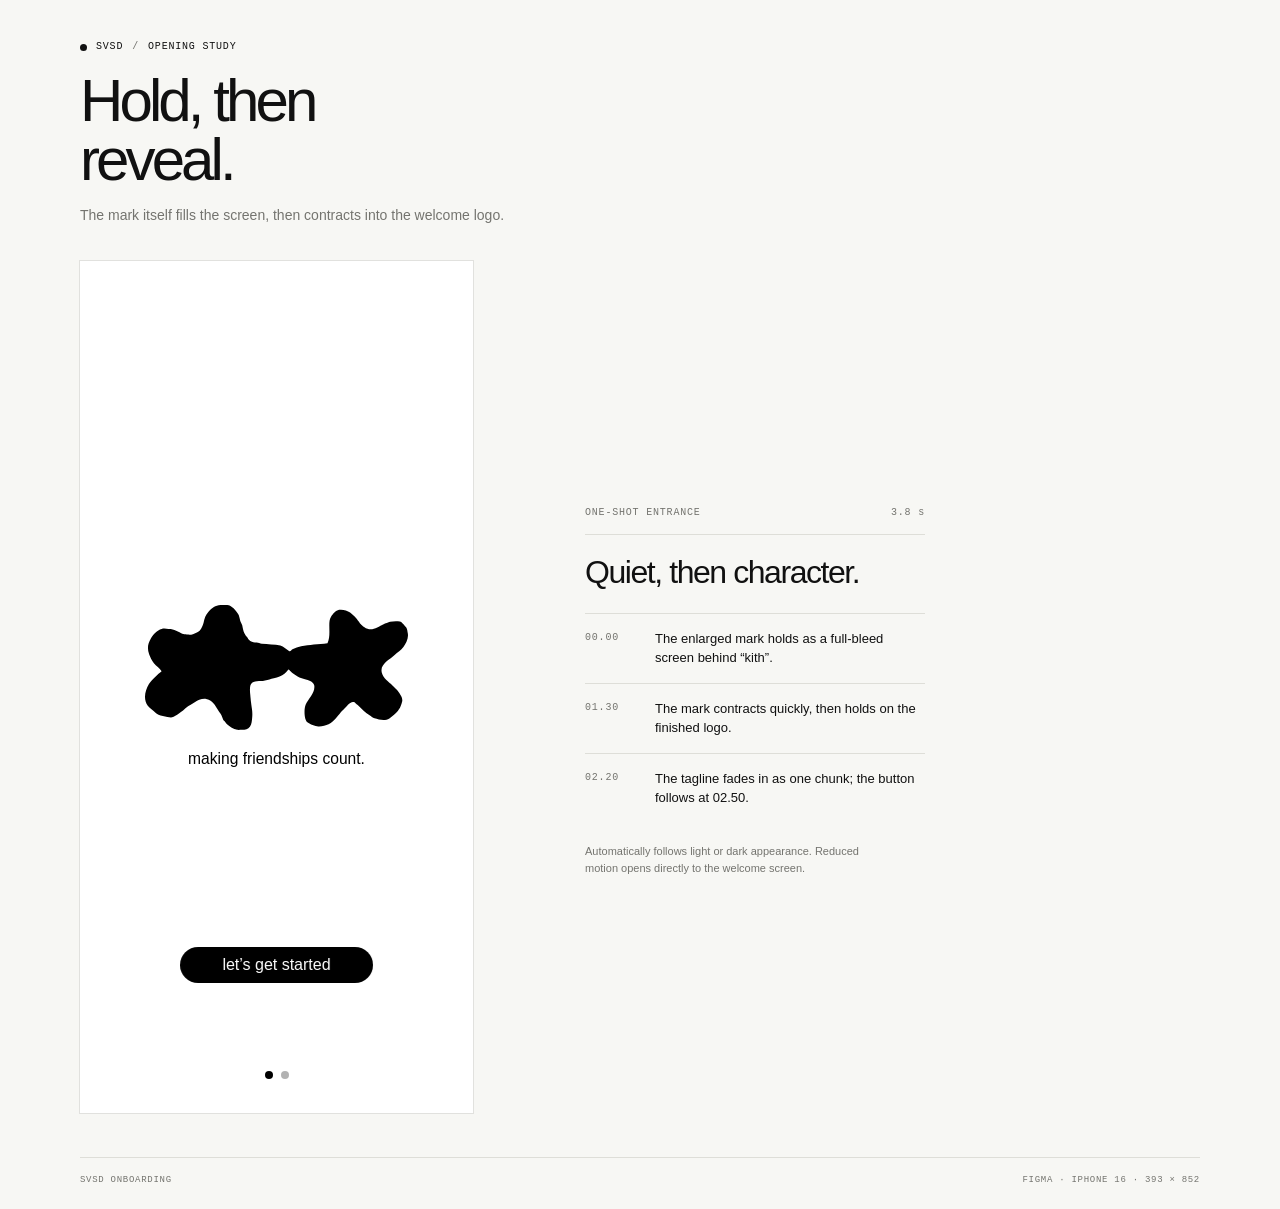
<file: micro-interactions/index.html>
<!doctype html>
<html lang="en">
<head>
  <meta charset="utf-8">
  <meta name="viewport" content="width=device-width, initial-scale=1">
  <meta name="theme-color" content="#f7f7f4">
  <title>SVSD — Opening transition</title>
  <link rel="stylesheet" href="styles.css">
</head>
<body>
  <main class="layout">
    <header class="intro">
      <p class="eyebrow"><span class="status-dot"></span> SVSD <span class="slash">/</span> OPENING STUDY</p>
      <h1>Hold, then<br>reveal.</h1>
      <p class="lede">The mark itself fills the screen, then contracts into the welcome logo.</p>
    </header>

    <section class="demo" aria-label="Automatic app opening animation">
      <div class="phone">
        <div class="home-screen">
          <img class="home-logo" src="assets/svsd-logo.svg" alt="SVSD logo">
          <p class="tagline">making friendships count.</p>
          <div class="start-button"><span>let’s get started</span></div>
          <div class="page-control" aria-hidden="true"><span class="dot active"></span><span class="dot"></span></div>
        </div>
        <div class="opening" aria-hidden="true">
          <p class="wordmark">kith</p>
        </div>
      </div>

      <aside class="notes">
        <p class="note-label">ONE-SHOT ENTRANCE <span>3.8 s</span></p>
        <h2>Quiet, then character.</h2>
        <ol class="sequence">
          <li><span>00.00</span><p>The enlarged mark holds as a full-bleed screen behind “kith”.</p></li>
          <li><span>01.30</span><p>The mark contracts quickly, then holds on the finished logo.</p></li>
          <li><span>02.20</span><p>The tagline fades in as one chunk; the button follows at 02.50.</p></li>
        </ol>
        <p class="theme-note">Automatically follows light or dark appearance. Reduced motion opens directly to the welcome screen.</p>
      </aside>
    </section>

    <footer><span>SVSD ONBOARDING</span><span>FIGMA · IPHONE 16 · 393 × 852</span></footer>
  </main>
</body>
</html>
</file>
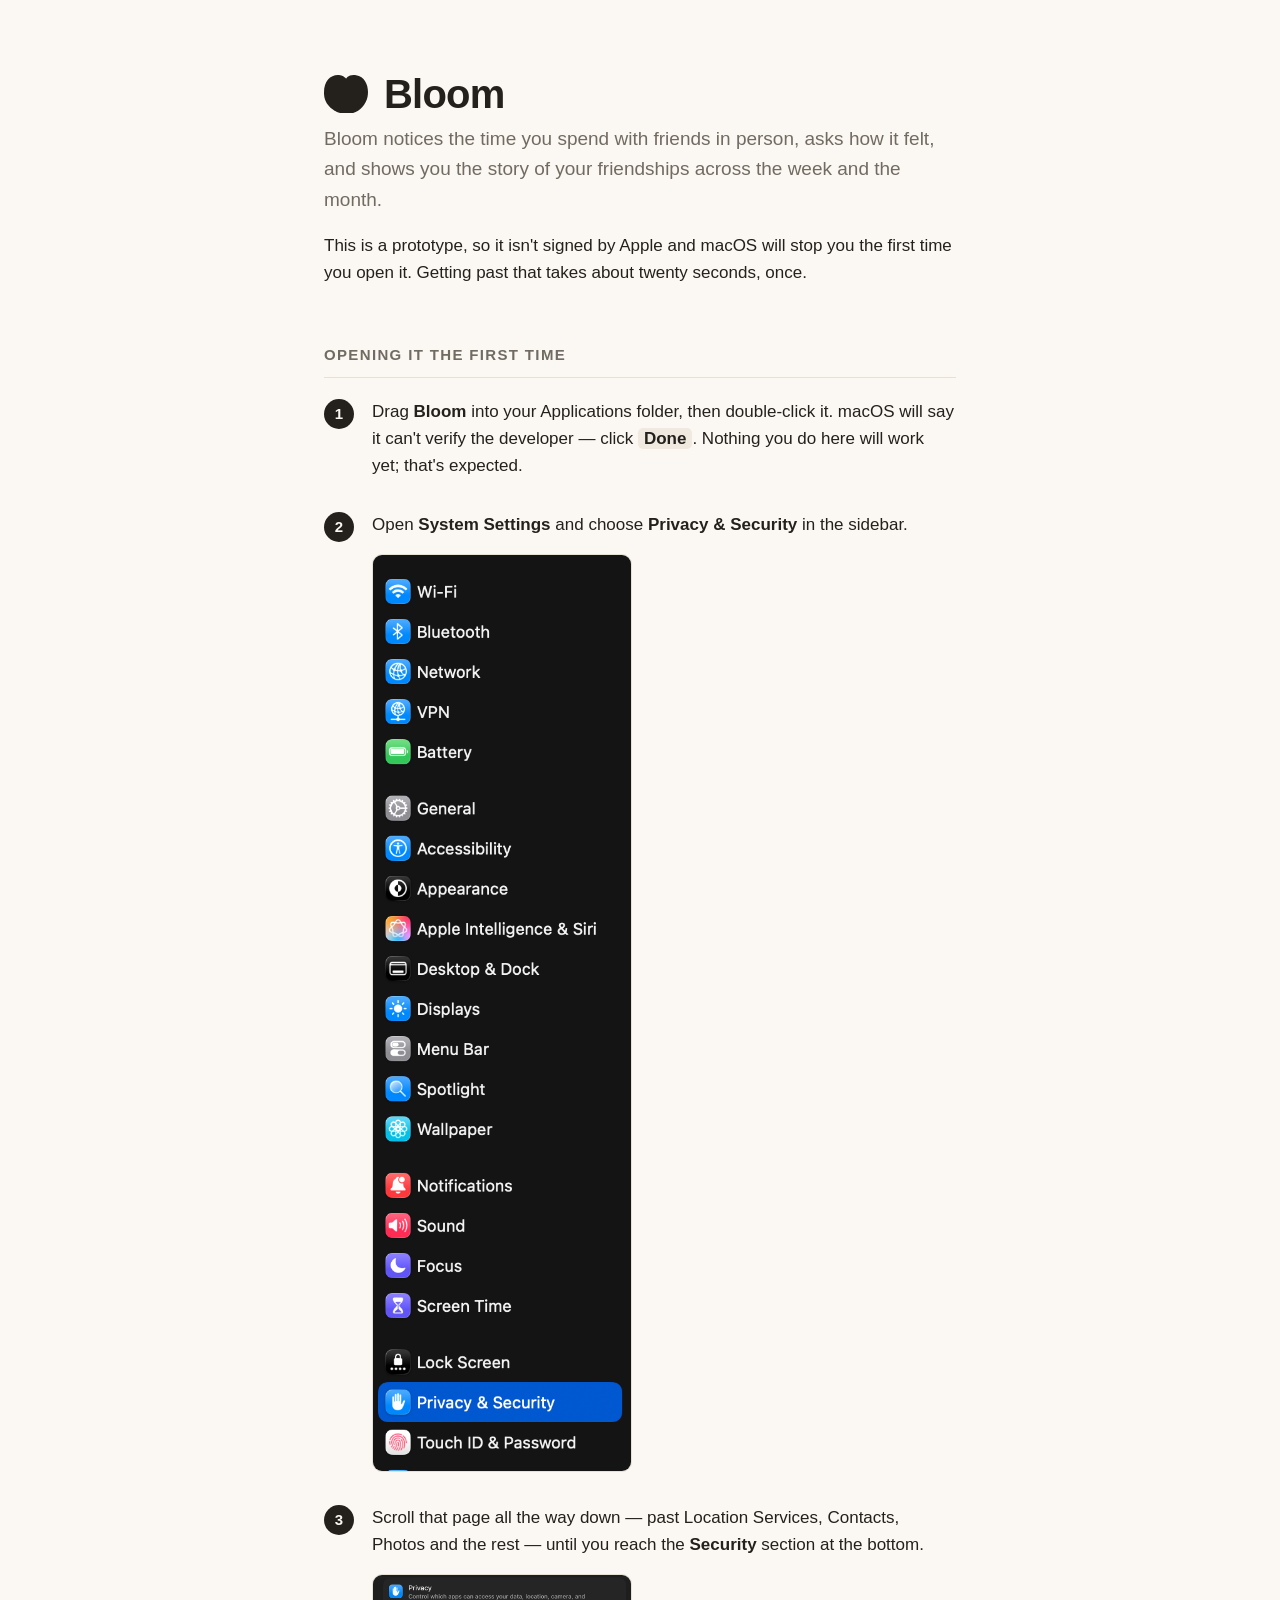
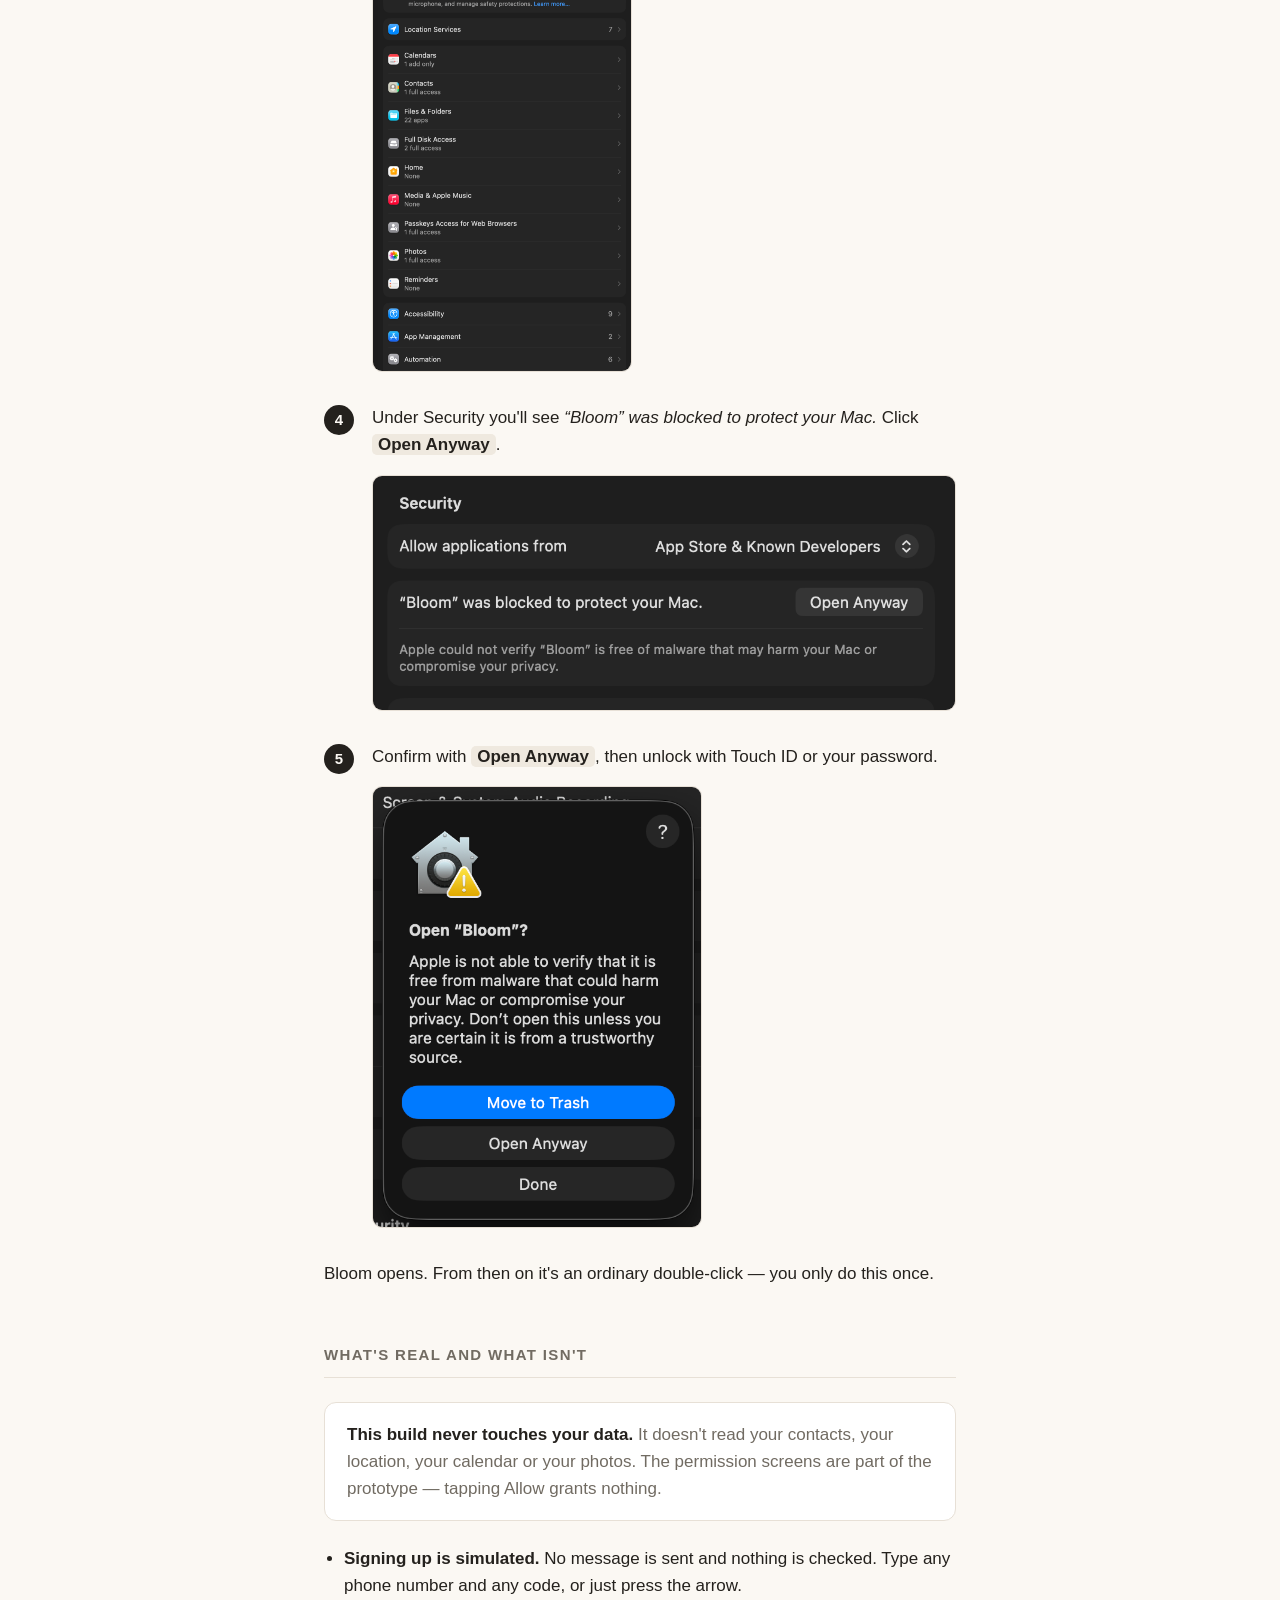
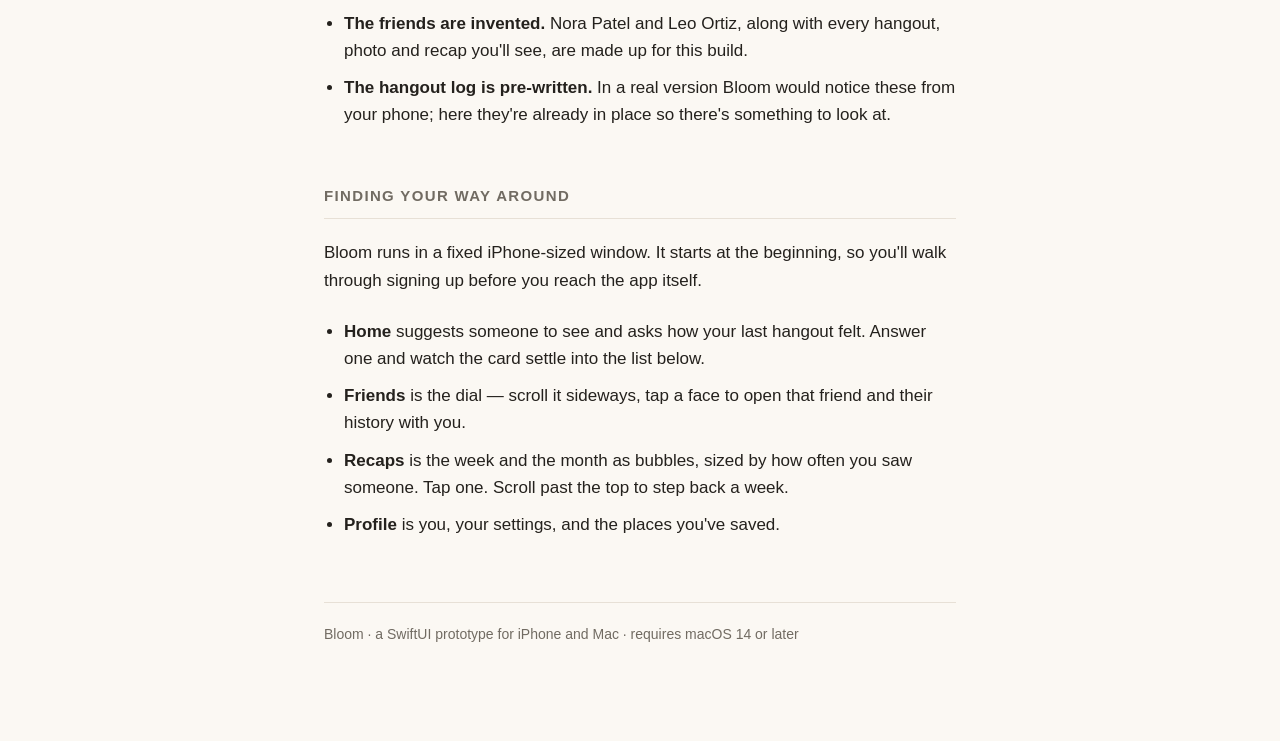
<file: judge-package/Read me first.html>
<!doctype html>
<html lang="en">
<head>
<meta charset="utf-8">
<meta name="viewport" content="width=device-width, initial-scale=1">
<title>Bloom</title>
<style>
  :root {
    --ink: #24211D;
    --secondary: #716B62;
    --paper: #FBF8F3;
    --card: #FFFFFF;
    --rule: #E7E0D6;
    --accent: #B46A4F;
  }
  * { box-sizing: border-box; }
  body {
    margin: 0;
    background: var(--paper);
    color: var(--ink);
    font: 17px/1.6 -apple-system, BlinkMacSystemFont, "SF Pro Text", "Helvetica Neue", sans-serif;
    -webkit-font-smoothing: antialiased;
  }
  .page { max-width: 680px; margin: 0 auto; padding: 72px 24px 96px; }

  header { display: flex; align-items: center; gap: 16px; margin-bottom: 8px; }
  header svg { width: 44px; height: auto; flex: none; }
  h1 { font-size: 40px; line-height: 1.1; margin: 0; letter-spacing: -0.02em; }
  .standfirst { color: var(--secondary); margin: 0 0 8px; font-size: 19px; }

  h2 {
    font-size: 15px;
    letter-spacing: 0.09em;
    text-transform: uppercase;
    color: var(--secondary);
    font-weight: 600;
    margin: 56px 0 20px;
    padding-bottom: 10px;
    border-bottom: 1px solid var(--rule);
  }

  ol.steps { list-style: none; counter-reset: step; margin: 0; padding: 0; }
  ol.steps > li {
    counter-increment: step;
    position: relative;
    padding-left: 48px;
    margin-bottom: 32px;
  }
  ol.steps > li::before {
    content: counter(step);
    position: absolute;
    left: 0; top: 1px;
    width: 30px; height: 30px;
    border-radius: 50%;
    background: var(--ink);
    color: var(--paper);
    font-size: 15px; font-weight: 600;
    display: flex; align-items: center; justify-content: center;
  }
  ol.steps p { margin: 0; }

  figure { margin: 16px 0 0; }
  figure img {
    display: block;
    max-width: 100%;
    border: 1px solid var(--rule);
    border-radius: 10px;
  }
  figure img.tall { max-width: 260px; }
  figure img.dialog { max-width: 330px; }
  figcaption { color: var(--secondary); font-size: 14px; margin-top: 8px; }

  ul.plain { margin: 0; padding-left: 20px; }
  ul.plain li { margin-bottom: 10px; }

  .note {
    background: var(--card);
    border: 1px solid var(--rule);
    border-radius: 12px;
    padding: 18px 22px;
    margin: 24px 0 0;
  }
  .note p { margin: 0; color: var(--secondary); }
  .note strong { color: var(--ink); }

  kbd {
    font: inherit;
    font-weight: 600;
    background: #EFE9DF;
    border-radius: 5px;
    padding: 1px 6px;
  }
  footer {
    margin-top: 64px; padding-top: 20px;
    border-top: 1px solid var(--rule);
    color: var(--secondary); font-size: 14px;
  }
  @media (prefers-color-scheme: dark) {
    :root:not([data-theme="light"]) {
      --ink: #F2EDE5; --secondary: #A79F93; --paper: #1A1816;
      --card: #231F1C; --rule: #3A342E;
    }
    :root:not([data-theme="light"]) kbd { background: #332D27; }
    :root:not([data-theme="light"]) ol.steps > li::before { background: var(--ink); color: #1A1816; }
  }
</style>
</head>
<body>
<div class="page">

  <header>
    <svg viewBox="0 0 317 280.535" aria-hidden="true">
      <path transform="translate(-0.43457 -0.43417)" d="M186.439 279.819C153.055 284.629 109.971 272.803 109.971 272.803C109.971 272.803 6.45929 239.768 0.831123 140.844C-4.79704 41.92 50.2614 -7.45677 116.53 2.06042C143.141 5.8821 160.66 26.2414 160.66 26.2414C160.66 26.2414 174.664 -6.54128 231.657 1.79022C303.783 12.3338 327.214 94.2066 313.872 158.097C301.076 219.377 248.401 270.893 186.439 279.819Z" fill="currentColor"/>
    </svg>
    <h1>Bloom</h1>
  </header>

  <p class="standfirst">Bloom notices the time you spend with friends in person, asks how it felt, and shows you the story of your friendships across the week and the month.</p>

  <p>This is a prototype, so it isn't signed by Apple and macOS will stop you the first time you open it. Getting past that takes about twenty seconds, once.</p>

  <h2>Opening it the first time</h2>

  <ol class="steps">
    <li>
      <p>Drag <strong>Bloom</strong> into your Applications folder, then double-click it. macOS will say it can't verify the developer — click <kbd>Done</kbd>. Nothing you do here will work yet; that's expected.</p>
    </li>

    <li>
      <p>Open <strong>System Settings</strong> and choose <strong>Privacy &amp; Security</strong> in the sidebar.</p>
      <figure>
        <img class="tall" src="Screenshots/1 - System Settings.png" alt="The System Settings sidebar with Privacy and Security selected">
      </figure>
    </li>

    <li>
      <p>Scroll that page all the way down — past Location Services, Contacts, Photos and the rest — until you reach the <strong>Security</strong> section at the bottom.</p>
      <figure>
        <img class="tall" src="Screenshots/2 - Privacy and Security.png" alt="The Privacy and Security page, which you scroll past to reach Security">
      </figure>
    </li>

    <li>
      <p>Under Security you'll see <em>“Bloom” was blocked to protect your Mac.</em> Click <kbd>Open Anyway</kbd>.</p>
      <figure>
        <img src="Screenshots/3 - Open Anyway.png" alt="The Security section showing that Bloom was blocked, with an Open Anyway button">
      </figure>
    </li>

    <li>
      <p>Confirm with <kbd>Open Anyway</kbd>, then unlock with Touch ID or your password.</p>
      <figure>
        <img class="dialog" src="Screenshots/4 - Confirm.png" alt="A dialog asking whether to open Bloom, with Move to Trash, Open Anyway and Done">
      </figure>
    </li>
  </ol>

  <p>Bloom opens. From then on it's an ordinary double-click — you only do this once.</p>

  <h2>What's real and what isn't</h2>

  <div class="note">
    <p><strong>This build never touches your data.</strong> It doesn't read your contacts, your location, your calendar or your photos. The permission screens are part of the prototype — tapping Allow grants nothing.</p>
  </div>

  <ul class="plain" style="margin-top:24px">
    <li><strong>Signing up is simulated.</strong> No message is sent and nothing is checked. Type any phone number and any code, or just press the arrow.</li>
    <li><strong>The friends are invented.</strong> Nora Patel and Leo Ortiz, along with every hangout, photo and recap you'll see, are made up for this build.</li>
    <li><strong>The hangout log is pre-written.</strong> In a real version Bloom would notice these from your phone; here they're already in place so there's something to look at.</li>
  </ul>

  <h2>Finding your way around</h2>

  <p>Bloom runs in a fixed iPhone-sized window. It starts at the beginning, so you'll walk through signing up before you reach the app itself.</p>

  <ul class="plain" style="margin-top:24px">
    <li><strong>Home</strong> suggests someone to see and asks how your last hangout felt. Answer one and watch the card settle into the list below.</li>
    <li><strong>Friends</strong> is the dial — scroll it sideways, tap a face to open that friend and their history with you.</li>
    <li><strong>Recaps</strong> is the week and the month as bubbles, sized by how often you saw someone. Tap one. Scroll past the top to step back a week.</li>
    <li><strong>Profile</strong> is you, your settings, and the places you've saved.</li>
  </ul>

  <footer>
    Bloom · a SwiftUI prototype for iPhone and Mac · requires macOS 14 or later
  </footer>

</div>
</body>
</html>
</file>
<file: micro-interactions/styles.css>
:root {
  color-scheme: light;
  --page: #f7f7f4;
  --surface: #fff;
  --mark: #000;
  --wordmark: #fff;
  --ink: #111;
  --muted: #74746f;
  --line: #deded8;
}

@media (prefers-color-scheme: dark) {
  :root {
    color-scheme: dark;
    --page: #111;
    --surface: #000;
    --mark: #fff;
    --wordmark: #000;
    --ink: #f5f5f2;
    --muted: #a3a39d;
    --line: #353535;
  }
}

* { box-sizing: border-box; }
body {
  margin: 0;
  color: var(--ink);
  background: var(--page);
  font-family: -apple-system, BlinkMacSystemFont, "Segoe UI", sans-serif;
  -webkit-font-smoothing: antialiased;
}
.layout { width: min(1120px, calc(100% - 64px)); margin: 0 auto; }
.intro { padding: 40px 0 30px; }
.eyebrow, .note-label, .sequence li > span, footer {
  font: 10px/1.4 ui-monospace, SFMono-Regular, Menlo, monospace;
  letter-spacing: .08em;
}
.eyebrow { display: flex; align-items: center; gap: 9px; margin: 0 0 18px; }
.status-dot { width: 7px; height: 7px; border-radius: 50%; background: var(--ink); }
.slash { color: var(--muted); }
h1 { margin: 0; font-size: clamp(38px, 5vw, 60px); line-height: .98; letter-spacing: -.065em; font-weight: 500; }
h1 span { color: var(--muted); }
.lede { max-width: 430px; margin: 14px 0 0; color: var(--muted); font-size: 14px; line-height: 1.6; }

.demo { display: grid; grid-template-columns: minmax(280px, 393px) minmax(250px, 1fr); align-items: center; gap: clamp(44px, 9vw, 112px); padding: 5px 0 44px; }
.phone {
  position: relative;
  width: min(100%, 393px);
  aspect-ratio: 393 / 852;
  container-type: inline-size;
  overflow: hidden;
  background: var(--surface);
  box-shadow: 0 0 0 1px rgb(0 0 0 / .09);
  isolation: isolate;
}
.home-screen { position: absolute; inset: 0; background: var(--surface); }
.home-logo {
  position: absolute;
  left: 16.47%;
  top: 40.4%;
  width: 67.06%;
  aspect-ratio: 254.585 / 120.737;
  object-fit: contain;
  transform-origin: center;
}
.tagline {
  position: absolute;
  top: 57.28%;
  left: 0;
  width: 100%;
  margin: 0;
  color: var(--mark);
  font-size: clamp(11px, 3.97cqw, 15.62px);
  line-height: 1.25;
  text-align: center;
}
.start-button {
  position: absolute;
  top: 80.05%;
  left: 50%;
  display: grid;
  place-items: center;
  width: 49.36%;
  height: 5.16%;
  transform: translateX(-50%);
  border-radius: 50px;
  color: var(--surface);
  font-size: clamp(12px, 4.08cqw, 16px);
  white-space: nowrap;
}
.start-button::before {
  content: "";
  position: absolute;
  z-index: 0;
  inset: 9.1% 0;
  border-radius: inherit;
  background: var(--mark);
}
.start-button span { position: relative; z-index: 1; }
.page-control { position: absolute; top: 94.13%; left: 50%; display: flex; align-items: center; gap: 8px; transform: translateX(-50%); padding: 8px 12px; }
.dot { width: 8px; height: 8px; border-radius: 50%; background: var(--mark); opacity: .3; }
.dot.active { opacity: 1; }

.opening { position: absolute; z-index: 2; inset: 0; pointer-events: none; }
.wordmark {
  position: absolute;
  top: 50%;
  left: 0;
  width: 100%;
  margin: 0;
  transform: translateY(-50%);
  color: var(--wordmark);
  font-size: 20px;
  font-weight: 500;
  letter-spacing: .12em;
  text-align: center;
}

.notes { max-width: 340px; }
.note-label { display: flex; justify-content: space-between; padding-bottom: 14px; border-bottom: 1px solid var(--line); color: var(--muted); }
.notes h2 { margin: 20px 0 23px; font-size: clamp(24px, 3vw, 32px); line-height: 1.08; letter-spacing: -.045em; font-weight: 500; }
.sequence { margin: 0; padding: 0; list-style: none; }
.sequence li { display: grid; grid-template-columns: 58px 1fr; gap: 12px; padding: 15px 0; border-top: 1px solid var(--line); }
.sequence li > span { padding-top: 2px; color: var(--muted); }
.sequence p { margin: 0; font-size: 13px; line-height: 1.5; }
.theme-note { max-width: 290px; margin: 20px 0 0; color: var(--muted); font-size: 11px; line-height: 1.6; }
footer { display: flex; justify-content: space-between; gap: 16px; padding: 16px 0 22px; border-top: 1px solid var(--line); color: var(--muted); font-size: 9px; }

@media (prefers-color-scheme: dark) {
  .home-logo { filter: invert(1); }
}

@media (prefers-reduced-motion: no-preference) {
  .home-logo { animation: logo-contract 550ms ease-in-out 1.3s both; }
  .wordmark { animation: wordmark-away 200ms ease-out 1.1s both; }
  .tagline { opacity: 0; animation: copy-in 1300ms ease-out 2.2s both; }
  .start-button, .page-control { opacity: 0; animation: controls-in 1300ms ease-out 2.5s both; }
}

@keyframes logo-contract { from { transform: scale(70); } to { transform: scale(1); } }
@keyframes wordmark-away { to { opacity: 0; translate: 0 -6px; } }
@keyframes copy-in { from { opacity: 0; translate: 0 12px; filter: blur(4px); } to { opacity: 1; translate: 0 0; filter: blur(0); } }
@keyframes controls-in { from { opacity: 0; translate: 0 12px; filter: blur(4px); } to { opacity: 1; translate: 0 0; filter: blur(0); } }

@media (prefers-reduced-motion: reduce) {
  .opening { display: none; }
  *, *::before, *::after { scroll-behavior: auto !important; }
}
@media (max-width: 760px) {
  .layout { width: min(100% - 36px, 460px); }
  .intro { padding-top: 30px; }
  .demo { grid-template-columns: minmax(0, 1fr); gap: 26px; }
  .phone { width: min(100%, 393px); margin: 0 auto; }
  .notes { width: min(100%, 393px); margin: 0 auto; }
  footer { font-size: 8px; }
}
</file>
